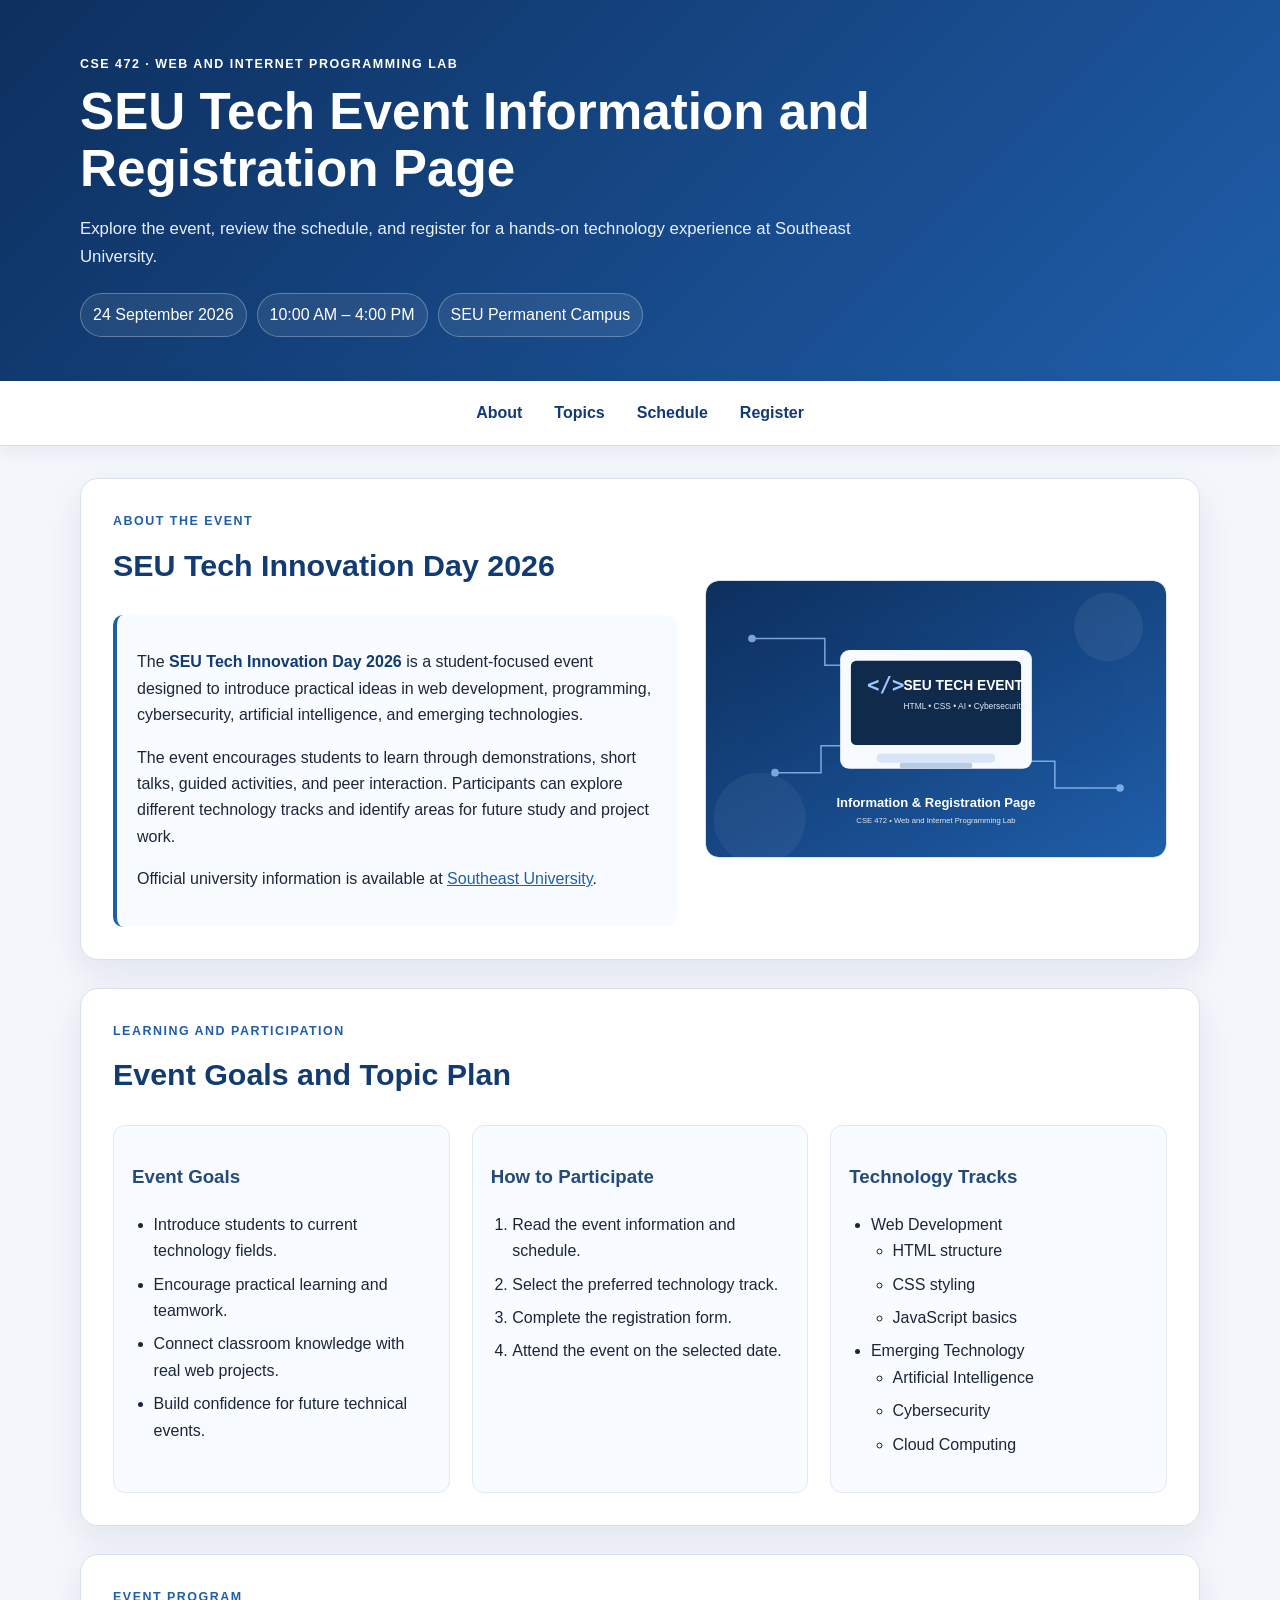
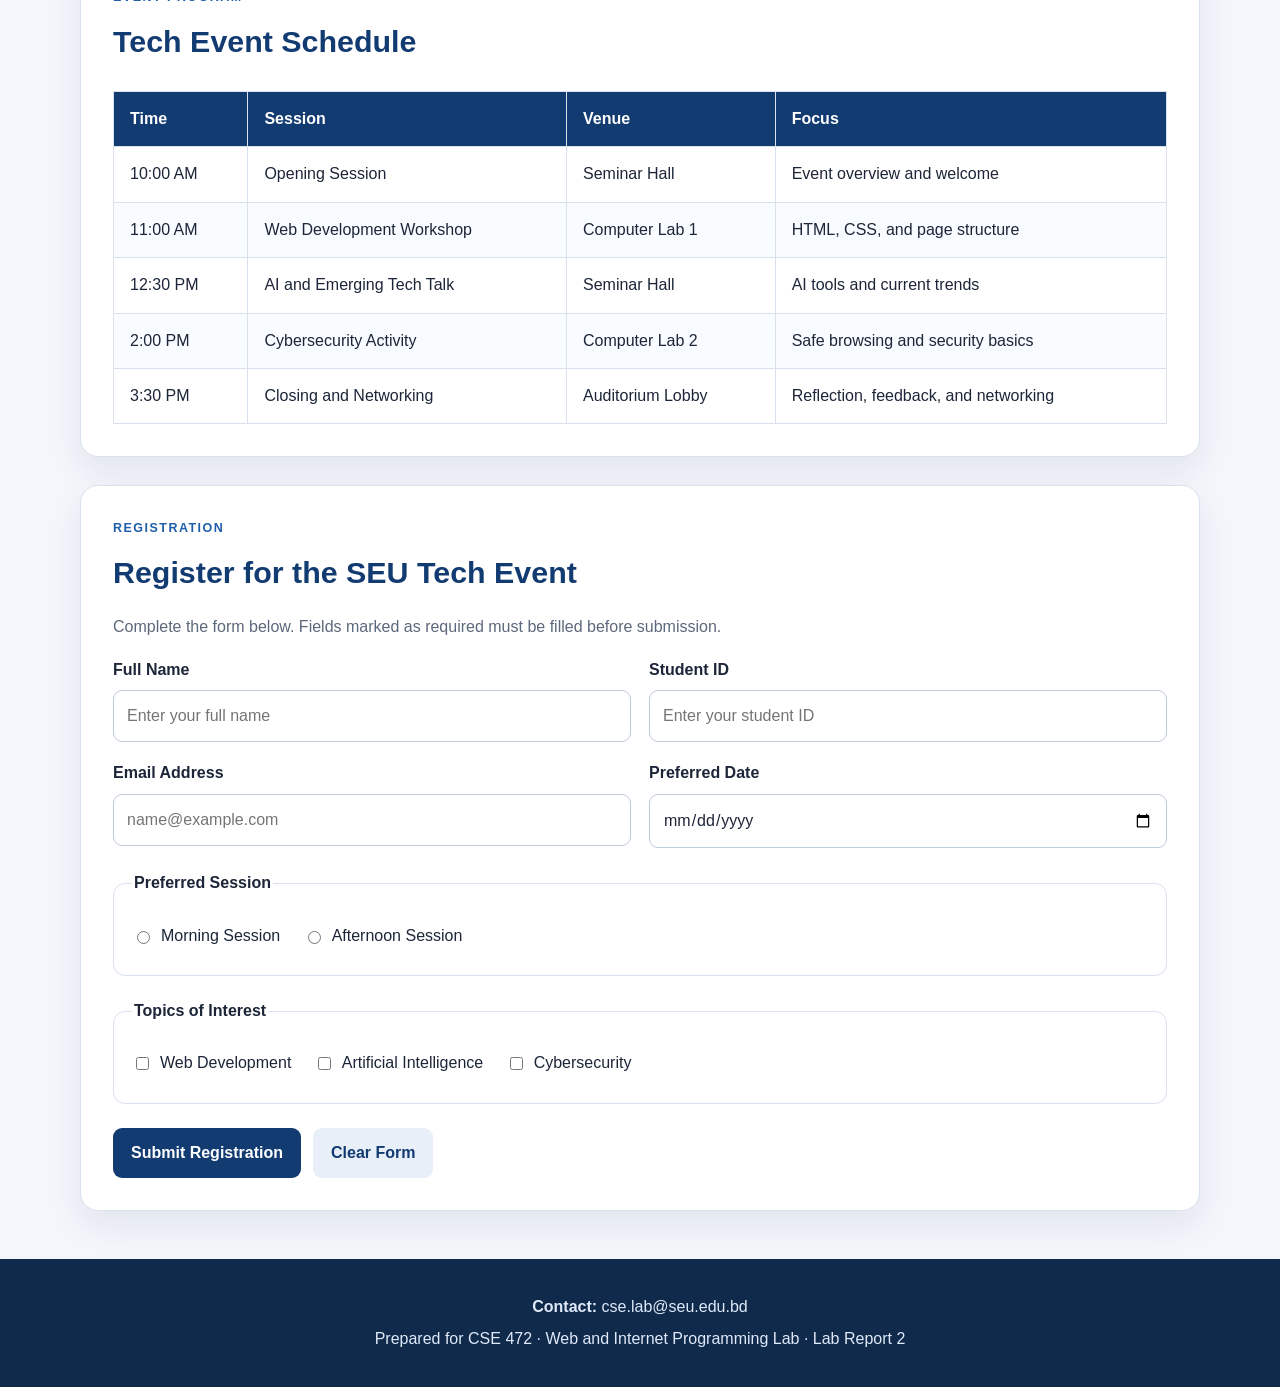
<file: labs/lab-02-html/index.html>
<!DOCTYPE html>
<html lang="en">
<head>
    <meta charset="UTF-8">
    <meta name="viewport" content="width=device-width, initial-scale=1.0">
    <meta name="description" content="SEU Tech Event Information and Registration Page for CSE 472 Lab Report 2">
    <title>SEU Tech Event Information and Registration Page</title>
    <link rel="stylesheet" href="style.css">
</head>
<body>
    <header class="site-header">
        <div class="header-inner">
            <p class="course-label">CSE 472 &middot; Web and Internet Programming Lab</p>
            <h1>SEU Tech Event Information and Registration Page</h1>
            <p class="tagline">Explore the event, review the schedule, and register for a hands-on technology experience at Southeast University.</p>
            <div class="event-meta" aria-label="Event summary">
                <span>24 September 2026</span>
                <span>10:00 AM &ndash; 4:00 PM</span>
                <span>SEU Permanent Campus</span>
            </div>
        </div>
    </header>

    <nav class="main-nav" aria-label="Primary navigation">
        <a href="#about">About</a>
        <a href="#topics">Topics</a>
        <a href="#schedule">Schedule</a>
        <a href="#register">Register</a>
    </nav>

    <main class="page-shell">
        <section id="about" class="card hero-section">
            <div class="hero-copy">
                <p class="eyebrow">About the event</p>
                <h2>SEU Tech Innovation Day 2026</h2>
                <div class="info-block">
                    <p>
                        The <span class="highlight">SEU Tech Innovation Day 2026</span> is a student-focused event designed to introduce practical ideas in web development, programming, cybersecurity, artificial intelligence, and emerging technologies.
                    </p>
                    <p>
                        The event encourages students to learn through demonstrations, short talks, guided activities, and peer interaction. Participants can explore different technology tracks and identify areas for future study and project work.
                    </p>
                    <p>
                        Official university information is available at
                        <a href="https://www.seu.edu.bd" target="_blank" rel="noopener noreferrer">Southeast University</a>.
                    </p>
                </div>
            </div>
            <div class="hero-media">
                <img src="images/tech-event-banner.svg" alt="SEU Tech Event banner with laptop, code symbols, and technology icons">
            </div>
        </section>

        <section id="topics" class="card">
            <p class="eyebrow">Learning and participation</p>
            <h2>Event Goals and Topic Plan</h2>
            <div class="three-column-grid">
                <article>
                    <h3>Event Goals</h3>
                    <ul>
                        <li>Introduce students to current technology fields.</li>
                        <li>Encourage practical learning and teamwork.</li>
                        <li>Connect classroom knowledge with real web projects.</li>
                        <li>Build confidence for future technical events.</li>
                    </ul>
                </article>

                <article>
                    <h3>How to Participate</h3>
                    <ol>
                        <li>Read the event information and schedule.</li>
                        <li>Select the preferred technology track.</li>
                        <li>Complete the registration form.</li>
                        <li>Attend the event on the selected date.</li>
                    </ol>
                </article>

                <article>
                    <h3>Technology Tracks</h3>
                    <ul>
                        <li>Web Development
                            <ul>
                                <li>HTML structure</li>
                                <li>CSS styling</li>
                                <li>JavaScript basics</li>
                            </ul>
                        </li>
                        <li>Emerging Technology
                            <ul>
                                <li>Artificial Intelligence</li>
                                <li>Cybersecurity</li>
                                <li>Cloud Computing</li>
                            </ul>
                        </li>
                    </ul>
                </article>
            </div>
        </section>

        <section id="schedule" class="card">
            <p class="eyebrow">Event program</p>
            <h2>Tech Event Schedule</h2>
            <div class="table-wrap">
                <table>
                    <thead>
                        <tr>
                            <th>Time</th>
                            <th>Session</th>
                            <th>Venue</th>
                            <th>Focus</th>
                        </tr>
                    </thead>
                    <tbody>
                        <tr>
                            <td>10:00 AM</td>
                            <td>Opening Session</td>
                            <td>Seminar Hall</td>
                            <td>Event overview and welcome</td>
                        </tr>
                        <tr>
                            <td>11:00 AM</td>
                            <td>Web Development Workshop</td>
                            <td>Computer Lab 1</td>
                            <td>HTML, CSS, and page structure</td>
                        </tr>
                        <tr>
                            <td>12:30 PM</td>
                            <td>AI and Emerging Tech Talk</td>
                            <td>Seminar Hall</td>
                            <td>AI tools and current trends</td>
                        </tr>
                        <tr>
                            <td>2:00 PM</td>
                            <td>Cybersecurity Activity</td>
                            <td>Computer Lab 2</td>
                            <td>Safe browsing and security basics</td>
                        </tr>
                        <tr>
                            <td>3:30 PM</td>
                            <td>Closing and Networking</td>
                            <td>Auditorium Lobby</td>
                            <td>Reflection, feedback, and networking</td>
                        </tr>
                    </tbody>
                </table>
            </div>
        </section>

        <section id="register" class="card registration-card">
            <p class="eyebrow">Registration</p>
            <h2>Register for the SEU Tech Event</h2>
            <p class="section-intro">Complete the form below. Fields marked as required must be filled before submission.</p>

            <form action="#" method="post">
                <div class="form-grid">
                    <div class="field-group">
                        <label for="fullname">Full Name</label>
                        <input type="text" id="fullname" name="fullname" placeholder="Enter your full name" required>
                    </div>

                    <div class="field-group">
                        <label for="studentid">Student ID</label>
                        <input type="text" id="studentid" name="studentid" placeholder="Enter your student ID" required>
                    </div>

                    <div class="field-group">
                        <label for="email">Email Address</label>
                        <input type="email" id="email" name="email" placeholder="name@example.com" required>
                    </div>

                    <div class="field-group">
                        <label for="preferred-date">Preferred Date</label>
                        <input type="date" id="preferred-date" name="preferred_date" required>
                    </div>
                </div>

                <fieldset>
                    <legend>Preferred Session</legend>
                    <label class="choice" for="morning">
                        <input type="radio" id="morning" name="session" value="Morning" required>
                        Morning Session
                    </label>
                    <label class="choice" for="afternoon">
                        <input type="radio" id="afternoon" name="session" value="Afternoon">
                        Afternoon Session
                    </label>
                </fieldset>

                <fieldset>
                    <legend>Topics of Interest</legend>
                    <label class="choice" for="web-track">
                        <input type="checkbox" id="web-track" name="interest" value="Web Development">
                        Web Development
                    </label>
                    <label class="choice" for="ai-track">
                        <input type="checkbox" id="ai-track" name="interest" value="Artificial Intelligence">
                        Artificial Intelligence
                    </label>
                    <label class="choice" for="security-track">
                        <input type="checkbox" id="security-track" name="interest" value="Cybersecurity">
                        Cybersecurity
                    </label>
                </fieldset>

                <div class="form-actions">
                    <button type="submit">Submit Registration</button>
                    <button type="reset" class="secondary-button">Clear Form</button>
                </div>
            </form>
        </section>
    </main>

    <footer class="site-footer">
        <p><strong>Contact:</strong> cse.lab@seu.edu.bd</p>
        <p>Prepared for CSE 472 &middot; Web and Internet Programming Lab &middot; Lab Report 2</p>
    </footer>
</body>
</html>
</file>
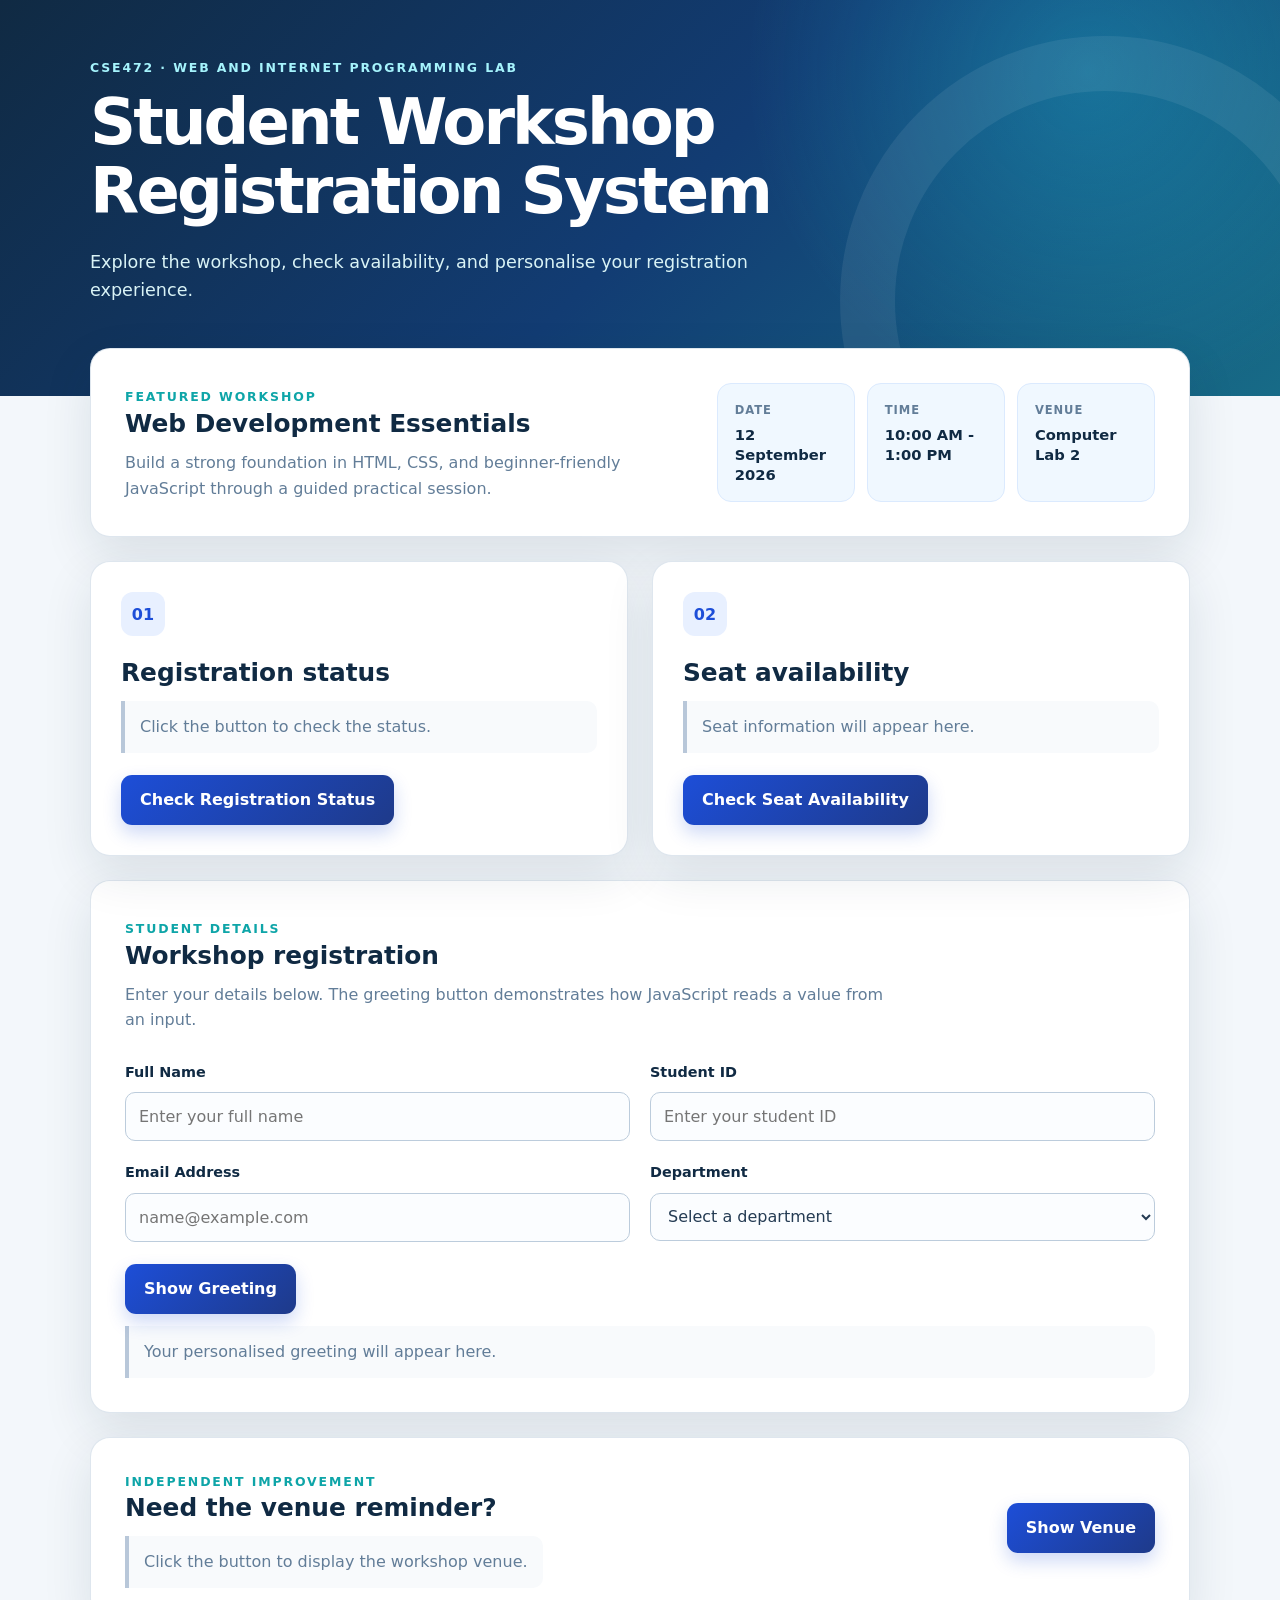
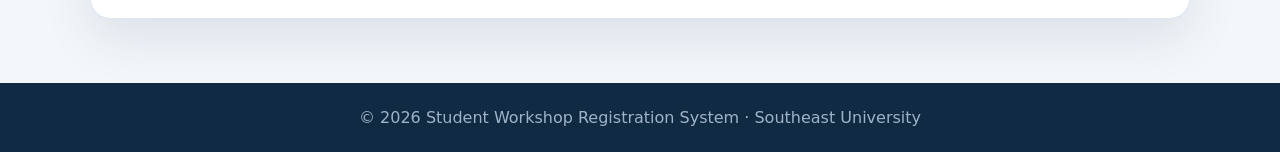
<file: labs/lab-03-javascript/index.html>
<!DOCTYPE html>
<html lang="en">
<head>
    <meta charset="UTF-8">
    <meta name="viewport" content="width=device-width, initial-scale=1.0">
    <meta name="description" content="Student Workshop Registration System for CSE472 Lab 03">
    <title>Student Workshop Registration System | CSE472 Lab 03</title>
    <link rel="stylesheet" href="css/style.css">
</head>
<body>
    <header class="site-header">
        <div class="header-content">
            <p class="course-label">CSE472 &middot; Web and Internet Programming Lab</p>
            <h1>Student Workshop Registration System</h1>
            <p class="header-copy">Explore the workshop, check availability, and personalise your registration experience.</p>
        </div>
    </header>

    <main class="page-shell">
        <section class="hero-card" aria-labelledby="workshopTitle">
            <div>
                <span class="eyebrow">Featured workshop</span>
                <h2 id="workshopTitle">Web Development Essentials</h2>
                <p>Build a strong foundation in HTML, CSS, and beginner-friendly JavaScript through a guided practical session.</p>
            </div>

            <dl class="workshop-meta">
                <div>
                    <dt>Date</dt>
                    <dd>12 September 2026</dd>
                </div>
                <div>
                    <dt>Time</dt>
                    <dd>10:00 AM - 1:00 PM</dd>
                </div>
                <div>
                    <dt>Venue</dt>
                    <dd>Computer Lab 2</dd>
                </div>
            </dl>
        </section>

        <section class="interaction-grid" aria-label="Workshop availability">
            <article class="action-card">
                <div class="number-badge">01</div>
                <h2>Registration status</h2>
                <p id="registrationStatus" class="result-message" aria-live="polite">Click the button to check the status.</p>
                <button type="button" onclick="checkRegistration()">Check Registration Status</button>
            </article>

            <article class="action-card">
                <div class="number-badge">02</div>
                <h2>Seat availability</h2>
                <p id="seatMessage" class="result-message" aria-live="polite">Seat information will appear here.</p>
                <button type="button" onclick="checkSeats()">Check Seat Availability</button>
            </article>
        </section>

        <section class="registration-card" aria-labelledby="registrationHeading">
            <div class="section-heading">
                <span class="eyebrow">Student details</span>
                <h2 id="registrationHeading">Workshop registration</h2>
                <p>Enter your details below. The greeting button demonstrates how JavaScript reads a value from an input.</p>
            </div>

            <form action="#">
                <div class="form-grid">
                    <div class="form-field">
                        <label for="studentName">Full Name</label>
                        <input type="text" id="studentName" name="studentName" placeholder="Enter your full name" required>
                    </div>

                    <div class="form-field">
                        <label for="studentId">Student ID</label>
                        <input type="text" id="studentId" name="studentId" placeholder="Enter your student ID" required>
                    </div>

                    <div class="form-field">
                        <label for="studentEmail">Email Address</label>
                        <input type="email" id="studentEmail" name="studentEmail" placeholder="name@example.com" required>
                    </div>

                    <div class="form-field">
                        <label for="department">Department</label>
                        <select id="department" name="department" required>
                            <option value="">Select a department</option>
                            <option value="CSE">Computer Science and Engineering</option>
                            <option value="EEE">Electrical and Electronic Engineering</option>
                            <option value="BBA">Business Administration</option>
                        </select>
                    </div>
                </div>

                <div class="button-row">
                    <button type="button" onclick="showGreeting()">Show Greeting</button>
                </div>
                <p id="greetingMessage" class="result-message wide" aria-live="polite">Your personalised greeting will appear here.</p>
            </form>
        </section>

        <section class="independent-card" aria-labelledby="extraFeatureHeading">
            <div>
                <span class="eyebrow">Independent improvement</span>
                <h2 id="extraFeatureHeading">Need the venue reminder?</h2>
                <p id="venueMessage" class="result-message" aria-live="polite">Click the button to display the workshop venue.</p>
            </div>
            <button type="button" onclick="showVenue()">Show Venue</button>
        </section>
    </main>

    <footer>
        <p>&copy; 2026 Student Workshop Registration System &middot; Southeast University</p>
    </footer>

    <script src="js/script.js"></script>
</body>
</html>
</file>
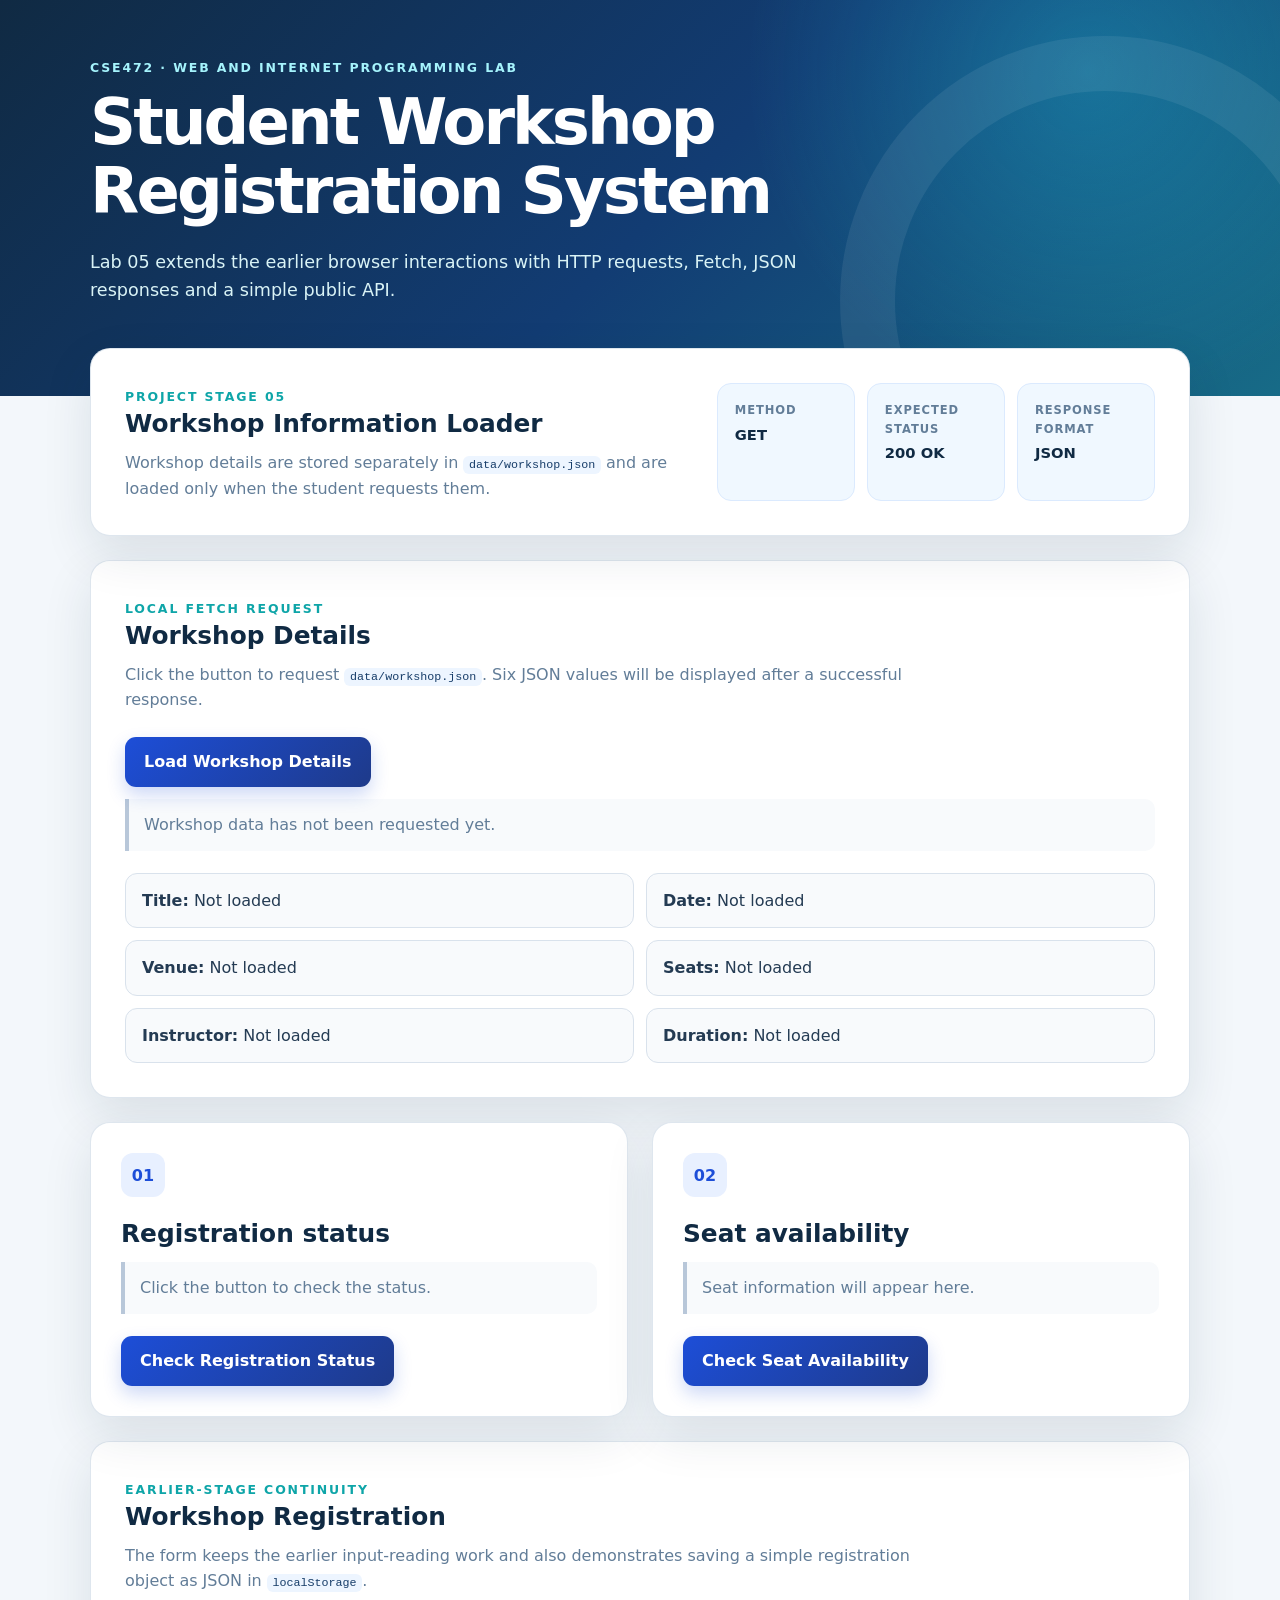
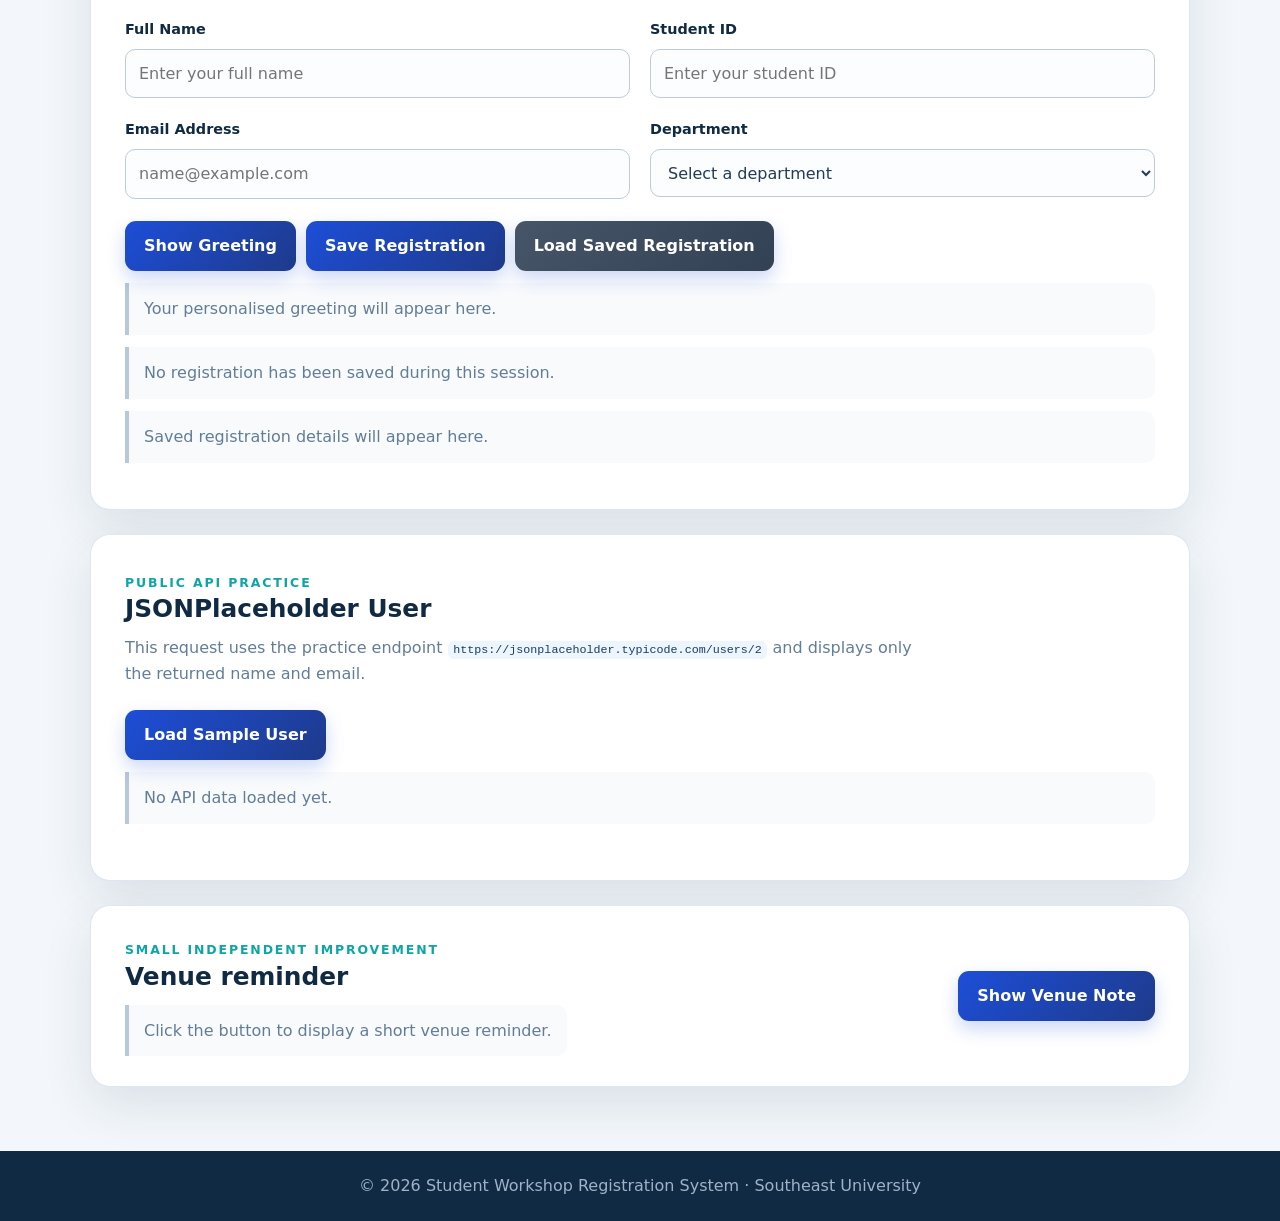
<file: labs/lab-05-fetch-api/index.html>
<!DOCTYPE html>
<html lang="en">
<head>
    <meta charset="UTF-8">
    <meta name="viewport" content="width=device-width, initial-scale=1.0">
    <meta name="description" content="CSE472 Lab 05 - Student Workshop Registration System using Fetch and a simple public API">
    <title>Student Workshop Registration System | CSE472 Lab 05</title>
    <link rel="stylesheet" href="css/style.css">
</head>
<body>
    <header class="site-header">
        <div class="header-content">
            <p class="course-label">CSE472 &middot; Web and Internet Programming Lab</p>
            <h1>Student Workshop Registration System</h1>
            <p class="header-copy">Lab 05 extends the earlier browser interactions with HTTP requests, Fetch, JSON responses and a simple public API.</p>
        </div>
    </header>

    <main class="page-shell">
        <section class="hero-card" aria-labelledby="heroWorkshopTitle">
            <div>
                <span class="eyebrow">Project stage 05</span>
                <h2 id="heroWorkshopTitle">Workshop Information Loader</h2>
                <p>Workshop details are stored separately in <code>data/workshop.json</code> and are loaded only when the student requests them.</p>
            </div>

            <dl class="workshop-meta">
                <div>
                    <dt>Method</dt>
                    <dd>GET</dd>
                </div>
                <div>
                    <dt>Expected status</dt>
                    <dd>200 OK</dd>
                </div>
                <div>
                    <dt>Response format</dt>
                    <dd>JSON</dd>
                </div>
            </dl>
        </section>

        <section class="fetch-card" aria-labelledby="fetchHeading">
            <div class="section-heading">
                <span class="eyebrow">Local Fetch request</span>
                <h2 id="fetchHeading">Workshop Details</h2>
                <p>Click the button to request <code>data/workshop.json</code>. Six JSON values will be displayed after a successful response.</p>
            </div>

            <button type="button" onclick="loadWorkshop()">Load Workshop Details</button>
            <p id="loadMessage" class="result-message" aria-live="polite">Workshop data has not been requested yet.</p>

            <div class="details-grid">
                <p><strong>Title:</strong> <span id="workshopTitle">Not loaded</span></p>
                <p><strong>Date:</strong> <span id="workshopDate">Not loaded</span></p>
                <p><strong>Venue:</strong> <span id="workshopVenue">Not loaded</span></p>
                <p><strong>Seats:</strong> <span id="workshopSeats">Not loaded</span></p>
                <p><strong>Instructor:</strong> <span id="workshopInstructor">Not loaded</span></p>
                <p><strong>Duration:</strong> <span id="workshopDuration">Not loaded</span></p>
            </div>
        </section>

        <section class="interaction-grid" aria-label="Earlier JavaScript interactions">
            <article class="action-card">
                <div class="number-badge">01</div>
                <h2>Registration status</h2>
                <p id="registrationStatus" class="result-message" aria-live="polite">Click the button to check the status.</p>
                <button type="button" onclick="checkRegistration()">Check Registration Status</button>
            </article>

            <article class="action-card">
                <div class="number-badge">02</div>
                <h2>Seat availability</h2>
                <p id="seatMessage" class="result-message" aria-live="polite">Seat information will appear here.</p>
                <button type="button" onclick="checkSeats()">Check Seat Availability</button>
            </article>
        </section>

        <section class="registration-card" aria-labelledby="registrationHeading">
            <div class="section-heading">
                <span class="eyebrow">Earlier-stage continuity</span>
                <h2 id="registrationHeading">Workshop Registration</h2>
                <p>The form keeps the earlier input-reading work and also demonstrates saving a simple registration object as JSON in <code>localStorage</code>.</p>
            </div>

            <form action="#" onsubmit="return false;">
                <div class="form-grid">
                    <div class="form-field">
                        <label for="studentName">Full Name</label>
                        <input type="text" id="studentName" name="studentName" placeholder="Enter your full name" required>
                    </div>

                    <div class="form-field">
                        <label for="studentId">Student ID</label>
                        <input type="text" id="studentId" name="studentId" placeholder="Enter your student ID" required>
                    </div>

                    <div class="form-field">
                        <label for="studentEmail">Email Address</label>
                        <input type="email" id="studentEmail" name="studentEmail" placeholder="name@example.com" required>
                    </div>

                    <div class="form-field">
                        <label for="department">Department</label>
                        <select id="department" name="department" required>
                            <option value="">Select a department</option>
                            <option value="CSE">Computer Science and Engineering</option>
                            <option value="EEE">Electrical and Electronic Engineering</option>
                            <option value="BBA">Business Administration</option>
                        </select>
                    </div>
                </div>

                <div class="button-row">
                    <button type="button" onclick="showGreeting()">Show Greeting</button>
                    <button type="button" onclick="saveRegistration()">Save Registration</button>
                    <button type="button" class="secondary-button" onclick="loadSavedRegistration()">Load Saved Registration</button>
                </div>
                <p id="greetingMessage" class="result-message wide" aria-live="polite">Your personalised greeting will appear here.</p>
                <p id="saveMessage" class="result-message wide" aria-live="polite">No registration has been saved during this session.</p>
                <p id="savedRegistration" class="result-message wide" aria-live="polite">Saved registration details will appear here.</p>
            </form>
        </section>

        <section class="api-card" aria-labelledby="apiHeading">
            <div class="section-heading">
                <span class="eyebrow">Public API practice</span>
                <h2 id="apiHeading">JSONPlaceholder User</h2>
                <p>This request uses the practice endpoint <code>https://jsonplaceholder.typicode.com/users/2</code> and displays only the returned name and email.</p>
            </div>
            <button type="button" onclick="loadSampleUser()">Load Sample User</button>
            <p id="apiUser" class="result-message" aria-live="polite">No API data loaded yet.</p>
        </section>

        <section class="independent-card" aria-labelledby="extraFeatureHeading">
            <div>
                <span class="eyebrow">Small independent improvement</span>
                <h2 id="extraFeatureHeading">Venue reminder</h2>
                <p id="venueMessage" class="result-message" aria-live="polite">Click the button to display a short venue reminder.</p>
            </div>
            <button type="button" onclick="showVenue()">Show Venue Note</button>
        </section>
    </main>

    <footer>
        <p>&copy; 2026 Student Workshop Registration System &middot; Southeast University</p>
    </footer>

    <script src="js/script.js"></script>
</body>
</html>
</file>
<file: labs/lab-02-html/style.css>
:root {
    --page-bg: #f3f6fb;
    --surface: #ffffff;
    --text: #1c2638;
    --muted: #5c687b;
    --border: #d9e1ec;
    --brand: #123b72;
    --brand-2: #1f5eaa;
    --accent-soft: #eaf2ff;
    --shadow: 0 14px 34px rgba(21, 42, 76, 0.08);
    --radius: 18px;
}

* {
    box-sizing: border-box;
}

html {
    scroll-behavior: smooth;
}

body {
    margin: 0;
    font-family: Arial, Helvetica, sans-serif;
    color: var(--text);
    background: var(--page-bg);
    line-height: 1.65;
}

a {
    color: var(--brand-2);
}

a:hover,
a:focus {
    text-decoration-thickness: 2px;
}

.site-header {
    background: linear-gradient(135deg, #0d2f5e, #1f5eaa);
    color: #ffffff;
    padding: 54px 24px 44px;
}

.header-inner {
    width: min(1120px, 100%);
    margin: 0 auto;
}

.course-label,
.eyebrow {
    margin: 0 0 8px;
    font-size: 0.78rem;
    font-weight: 700;
    letter-spacing: 0.12em;
    text-transform: uppercase;
}

.site-header h1 {
    max-width: 820px;
    margin: 0;
    font-size: clamp(2rem, 4vw, 3.5rem);
    line-height: 1.12;
}

.tagline {
    max-width: 800px;
    margin: 18px 0 22px;
    color: #e8f0ff;
    font-size: 1.05rem;
}

.event-meta {
    display: flex;
    flex-wrap: wrap;
    gap: 10px;
}

.event-meta span {
    padding: 8px 12px;
    border: 1px solid rgba(255, 255, 255, 0.28);
    border-radius: 999px;
    background: rgba(255, 255, 255, 0.08);
}

.main-nav {
    position: sticky;
    top: 0;
    z-index: 10;
    display: flex;
    justify-content: center;
    flex-wrap: wrap;
    gap: 8px;
    padding: 12px 18px;
    background: rgba(255, 255, 255, 0.97);
    border-bottom: 1px solid var(--border);
    box-shadow: 0 6px 18px rgba(21, 42, 76, 0.06);
}

.main-nav a {
    padding: 7px 12px;
    color: var(--brand);
    font-weight: 700;
    text-decoration: none;
    border-radius: 8px;
}

.main-nav a:hover,
.main-nav a:focus {
    background: var(--accent-soft);
}

.page-shell {
    width: min(1120px, calc(100% - 32px));
    margin: 32px auto 48px;
}

.card {
    margin-bottom: 28px;
    padding: 32px;
    background: var(--surface);
    border: 1px solid var(--border);
    border-radius: var(--radius);
    box-shadow: var(--shadow);
}

.card h2 {
    margin-top: 0;
    color: var(--brand);
    font-size: 1.9rem;
}

.card h3 {
    color: #244a77;
}

.eyebrow {
    color: var(--brand-2);
}

.hero-section {
    display: grid;
    grid-template-columns: 1.1fr 0.9fr;
    gap: 28px;
    align-items: center;
}

.info-block {
    padding: 18px 20px;
    border-left: 4px solid var(--brand-2);
    background: #f8fbff;
    border-radius: 10px;
}

.highlight {
    font-weight: 700;
    color: var(--brand);
}

.hero-media img {
    display: block;
    width: 100%;
    height: auto;
    border-radius: 14px;
    border: 1px solid var(--border);
}

.three-column-grid {
    display: grid;
    grid-template-columns: repeat(3, 1fr);
    gap: 22px;
}

.three-column-grid article {
    padding: 18px;
    background: #f8fbff;
    border: 1px solid #e2e9f3;
    border-radius: 12px;
}

ul,
ol {
    padding-left: 1.35rem;
}

li + li {
    margin-top: 7px;
}

.table-wrap {
    overflow-x: auto;
}

table {
    width: 100%;
    border-collapse: collapse;
    min-width: 720px;
}

th,
td {
    padding: 14px 16px;
    text-align: left;
    border: 1px solid var(--border);
}

th {
    color: #ffffff;
    background: var(--brand);
}

tbody tr:nth-child(even) {
    background: #f8fbff;
}

.section-intro {
    margin-top: -8px;
    color: var(--muted);
}

.form-grid {
    display: grid;
    grid-template-columns: repeat(2, 1fr);
    gap: 18px;
}

.field-group {
    display: flex;
    flex-direction: column;
    gap: 7px;
}

label,
legend {
    font-weight: 700;
}

input[type="text"],
input[type="email"],
input[type="date"] {
    width: 100%;
    padding: 12px 13px;
    color: var(--text);
    background: #ffffff;
    border: 1px solid #bfcada;
    border-radius: 9px;
    font: inherit;
}

input:focus {
    outline: 3px solid rgba(31, 94, 170, 0.16);
    border-color: var(--brand-2);
}

fieldset {
    margin: 22px 0 0;
    padding: 18px;
    border: 1px solid var(--border);
    border-radius: 12px;
}

.choice {
    display: inline-flex;
    align-items: center;
    gap: 8px;
    margin: 8px 18px 8px 0;
    font-weight: 500;
}

.form-actions {
    display: flex;
    flex-wrap: wrap;
    gap: 12px;
    margin-top: 24px;
}

button {
    padding: 12px 18px;
    border: 0;
    border-radius: 9px;
    background: var(--brand);
    color: #ffffff;
    font: inherit;
    font-weight: 700;
    cursor: pointer;
}

button:hover,
button:focus {
    background: #0b2c58;
}

.secondary-button {
    color: var(--brand);
    background: #e8eff8;
}

.secondary-button:hover,
.secondary-button:focus {
    background: #dbe7f5;
}

.site-footer {
    padding: 30px 24px;
    text-align: center;
    color: #dfe9f9;
    background: #102a4b;
}

.site-footer p {
    margin: 5px 0;
}

@media (max-width: 860px) {
    .hero-section,
    .three-column-grid,
    .form-grid {
        grid-template-columns: 1fr;
    }

    .main-nav {
        position: static;
    }
}

@media (max-width: 540px) {
    .site-header {
        padding-top: 38px;
    }

    .card {
        padding: 22px;
    }

    .page-shell {
        width: min(100% - 20px, 1120px);
    }
}
</file>
<file: labs/lab-03-javascript/css/style.css>
:root {
    --navy: #102a43;
    --blue: #1d4ed8;
    --blue-dark: #1e3a8a;
    --cyan: #0ea5a8;
    --ink: #243b53;
    --muted: #627d98;
    --line: #d9e2ec;
    --surface: #ffffff;
    --background: #f3f7fb;
    --success: #087f5b;
    --shadow: 0 18px 50px rgba(16, 42, 67, 0.11);
}

* {
    box-sizing: border-box;
}

html {
    scroll-behavior: smooth;
}

body {
    margin: 0;
    color: var(--ink);
    background: var(--background);
    font-family: Inter, ui-sans-serif, system-ui, -apple-system, BlinkMacSystemFont, "Segoe UI", sans-serif;
    line-height: 1.6;
}

.site-header {
    position: relative;
    overflow: hidden;
    padding: 58px 24px 92px;
    color: #ffffff;
    background:
        radial-gradient(circle at 85% 18%, rgba(34, 211, 238, 0.28), transparent 30%),
        linear-gradient(135deg, #102a43 0%, #123c73 52%, #176b87 100%);
}

.site-header::after {
    position: absolute;
    right: -90px;
    bottom: -170px;
    width: 420px;
    height: 420px;
    border: 55px solid rgba(255, 255, 255, 0.07);
    border-radius: 50%;
    content: "";
}

.header-content {
    position: relative;
    z-index: 1;
    width: min(1100px, 100%);
    margin: 0 auto;
}

.course-label,
.eyebrow {
    margin: 0 0 10px;
    color: #a5f3fc;
    font-size: 0.78rem;
    font-weight: 800;
    letter-spacing: 0.15em;
    text-transform: uppercase;
}

.site-header h1 {
    max-width: 800px;
    margin: 0;
    font-size: clamp(2.2rem, 5vw, 4.4rem);
    line-height: 1.08;
    letter-spacing: -0.045em;
}

.header-copy {
    max-width: 700px;
    margin: 22px 0 0;
    color: #d9f3f6;
    font-size: 1.1rem;
}

.page-shell {
    width: min(1100px, calc(100% - 32px));
    margin: -48px auto 64px;
}

.hero-card,
.action-card,
.registration-card,
.independent-card {
    background: var(--surface);
    border: 1px solid rgba(217, 226, 236, 0.85);
    border-radius: 20px;
    box-shadow: var(--shadow);
}

.hero-card {
    position: relative;
    display: grid;
    grid-template-columns: 1.25fr 1fr;
    gap: 44px;
    padding: 34px;
}

.eyebrow {
    color: var(--cyan);
}

h2 {
    margin: 0 0 10px;
    color: var(--navy);
    font-size: 1.55rem;
    line-height: 1.25;
}

.hero-card p,
.section-heading p {
    margin: 0;
    color: var(--muted);
}

.workshop-meta {
    display: grid;
    grid-template-columns: repeat(3, 1fr);
    gap: 12px;
    margin: 0;
}

.workshop-meta div {
    padding: 17px;
    background: #f0f8ff;
    border: 1px solid #dbeafe;
    border-radius: 14px;
}

.workshop-meta dt {
    color: var(--muted);
    font-size: 0.72rem;
    font-weight: 800;
    letter-spacing: 0.08em;
    text-transform: uppercase;
}

.workshop-meta dd {
    margin: 5px 0 0;
    color: var(--navy);
    font-size: 0.92rem;
    font-weight: 750;
    line-height: 1.35;
}

.interaction-grid {
    display: grid;
    grid-template-columns: repeat(2, 1fr);
    gap: 24px;
    margin-top: 24px;
}

.action-card {
    position: relative;
    padding: 30px;
}

.number-badge {
    display: grid;
    width: 44px;
    height: 44px;
    margin-bottom: 22px;
    color: var(--blue);
    background: #e8f0ff;
    border-radius: 12px;
    font-weight: 850;
    place-items: center;
}

.result-message {
    min-height: 52px;
    margin: 12px 0 22px;
    padding: 13px 15px;
    color: var(--muted);
    background: #f8fafc;
    border-left: 4px solid #b8c7d9;
    border-radius: 0 10px 10px 0;
}

button {
    min-height: 46px;
    padding: 12px 19px;
    color: #ffffff;
    background: linear-gradient(135deg, var(--blue), var(--blue-dark));
    border: 0;
    border-radius: 11px;
    box-shadow: 0 8px 18px rgba(29, 78, 216, 0.22);
    cursor: pointer;
    font: inherit;
    font-weight: 750;
    transition: transform 160ms ease, box-shadow 160ms ease;
}

button:hover {
    box-shadow: 0 11px 24px rgba(29, 78, 216, 0.3);
    transform: translateY(-2px);
}

button:focus-visible,
input:focus,
select:focus {
    outline: 3px solid rgba(14, 165, 168, 0.28);
    outline-offset: 2px;
}

.registration-card {
    margin-top: 24px;
    padding: 34px;
}

.section-heading {
    max-width: 760px;
    margin-bottom: 28px;
}

.form-grid {
    display: grid;
    grid-template-columns: repeat(2, 1fr);
    gap: 20px;
}

.form-field {
    display: flex;
    flex-direction: column;
    gap: 8px;
}

label {
    color: var(--navy);
    font-size: 0.9rem;
    font-weight: 750;
}

input,
select {
    width: 100%;
    min-height: 48px;
    padding: 11px 13px;
    color: var(--ink);
    background: #fbfdff;
    border: 1px solid #bcccdc;
    border-radius: 10px;
    font: inherit;
}

.button-row {
    margin-top: 22px;
}

.result-message.wide {
    margin-bottom: 0;
}

.independent-card {
    display: flex;
    align-items: center;
    justify-content: space-between;
    gap: 32px;
    margin-top: 24px;
    padding: 30px 34px;
}

.independent-card .result-message {
    min-height: auto;
    margin-bottom: 0;
}

footer {
    padding: 22px;
    color: #9fb3c8;
    background: var(--navy);
    text-align: center;
}

footer p {
    margin: 0;
}

@media (max-width: 820px) {
    .hero-card,
    .interaction-grid,
    .form-grid {
        grid-template-columns: 1fr;
    }

    .workshop-meta {
        grid-template-columns: 1fr;
    }

    .independent-card {
        align-items: flex-start;
        flex-direction: column;
    }
}

@media (max-width: 520px) {
    .site-header {
        padding: 42px 18px 80px;
    }

    .page-shell {
        width: min(100% - 20px, 1100px);
    }

    .hero-card,
    .action-card,
    .registration-card,
    .independent-card {
        padding: 23px;
        border-radius: 16px;
    }
}
</file>
<file: labs/lab-05-fetch-api/css/style.css>
:root {
    --navy: #102a43;
    --blue: #1d4ed8;
    --blue-dark: #1e3a8a;
    --cyan: #0ea5a8;
    --ink: #243b53;
    --muted: #627d98;
    --line: #d9e2ec;
    --surface: #ffffff;
    --background: #f3f7fb;
    --success: #087f5b;
    --shadow: 0 18px 50px rgba(16, 42, 67, 0.11);
}

* { box-sizing: border-box; }
html { scroll-behavior: smooth; }

body {
    margin: 0;
    color: var(--ink);
    background: var(--background);
    font-family: Inter, ui-sans-serif, system-ui, -apple-system, BlinkMacSystemFont, "Segoe UI", sans-serif;
    line-height: 1.6;
}

code {
    padding: 0.12rem 0.35rem;
    color: #173d69;
    background: #edf5ff;
    border-radius: 6px;
    font-size: 0.9em;
}

.site-header {
    position: relative;
    overflow: hidden;
    padding: 58px 24px 92px;
    color: #ffffff;
    background:
        radial-gradient(circle at 85% 18%, rgba(34, 211, 238, 0.28), transparent 30%),
        linear-gradient(135deg, #102a43 0%, #123c73 52%, #176b87 100%);
}

.site-header::after {
    position: absolute;
    right: -90px;
    bottom: -170px;
    width: 420px;
    height: 420px;
    border: 55px solid rgba(255, 255, 255, 0.07);
    border-radius: 50%;
    content: "";
}

.header-content {
    position: relative;
    z-index: 1;
    width: min(1100px, 100%);
    margin: 0 auto;
}

.course-label,
.eyebrow {
    margin: 0 0 10px;
    color: #a5f3fc;
    font-size: 0.78rem;
    font-weight: 800;
    letter-spacing: 0.15em;
    text-transform: uppercase;
}

.site-header h1 {
    max-width: 800px;
    margin: 0;
    font-size: clamp(2.2rem, 5vw, 4.4rem);
    line-height: 1.08;
    letter-spacing: -0.045em;
}

.header-copy {
    max-width: 760px;
    margin: 22px 0 0;
    color: #d9f3f6;
    font-size: 1.1rem;
}

.page-shell {
    width: min(1100px, calc(100% - 32px));
    margin: -48px auto 64px;
}

.hero-card,
.action-card,
.registration-card,
.independent-card,
.fetch-card,
.api-card {
    background: var(--surface);
    border: 1px solid rgba(217, 226, 236, 0.85);
    border-radius: 20px;
    box-shadow: var(--shadow);
}

.hero-card {
    position: relative;
    display: grid;
    grid-template-columns: 1.25fr 1fr;
    gap: 44px;
    padding: 34px;
}

.eyebrow { color: var(--cyan); }

h2 {
    margin: 0 0 10px;
    color: var(--navy);
    font-size: 1.55rem;
    line-height: 1.25;
}

.hero-card p,
.section-heading p { margin: 0; color: var(--muted); }

.workshop-meta {
    display: grid;
    grid-template-columns: repeat(3, 1fr);
    gap: 12px;
    margin: 0;
}

.workshop-meta div {
    padding: 17px;
    background: #f0f8ff;
    border: 1px solid #dbeafe;
    border-radius: 14px;
}

.workshop-meta dt {
    color: var(--muted);
    font-size: 0.72rem;
    font-weight: 800;
    letter-spacing: 0.08em;
    text-transform: uppercase;
}

.workshop-meta dd {
    margin: 5px 0 0;
    color: var(--navy);
    font-size: 0.92rem;
    font-weight: 750;
    line-height: 1.35;
}

.fetch-card,
.api-card,
.registration-card {
    margin-top: 24px;
    padding: 34px;
}

.section-heading {
    max-width: 790px;
    margin-bottom: 24px;
}

.details-grid {
    display: grid;
    grid-template-columns: repeat(2, 1fr);
    gap: 12px;
    margin-top: 18px;
}

.details-grid p {
    margin: 0;
    padding: 14px 16px;
    background: #f8fafc;
    border: 1px solid var(--line);
    border-radius: 12px;
}

.interaction-grid {
    display: grid;
    grid-template-columns: repeat(2, 1fr);
    gap: 24px;
    margin-top: 24px;
}

.action-card { position: relative; padding: 30px; }

.number-badge {
    display: grid;
    width: 44px;
    height: 44px;
    margin-bottom: 22px;
    color: var(--blue);
    background: #e8f0ff;
    border-radius: 12px;
    font-weight: 850;
    place-items: center;
}

.result-message {
    min-height: 52px;
    margin: 12px 0 22px;
    padding: 13px 15px;
    color: var(--muted);
    background: #f8fafc;
    border-left: 4px solid #b8c7d9;
    border-radius: 0 10px 10px 0;
}

button {
    min-height: 46px;
    padding: 12px 19px;
    color: #ffffff;
    background: linear-gradient(135deg, var(--blue), var(--blue-dark));
    border: 0;
    border-radius: 11px;
    box-shadow: 0 8px 18px rgba(29, 78, 216, 0.22);
    cursor: pointer;
    font: inherit;
    font-weight: 750;
    transition: transform 160ms ease, box-shadow 160ms ease;
}

button:hover {
    box-shadow: 0 11px 24px rgba(29, 78, 216, 0.3);
    transform: translateY(-2px);
}

.secondary-button { background: linear-gradient(135deg, #475569, #334155); }

button:focus-visible,
input:focus,
select:focus {
    outline: 3px solid rgba(14, 165, 168, 0.28);
    outline-offset: 2px;
}

.form-grid {
    display: grid;
    grid-template-columns: repeat(2, 1fr);
    gap: 20px;
}

.form-field {
    display: flex;
    flex-direction: column;
    gap: 8px;
}

label {
    color: var(--navy);
    font-size: 0.9rem;
    font-weight: 750;
}

input,
select {
    width: 100%;
    min-height: 48px;
    padding: 11px 13px;
    color: var(--ink);
    background: #fbfdff;
    border: 1px solid #bcccdc;
    border-radius: 10px;
    font: inherit;
}

.button-row {
    display: flex;
    flex-wrap: wrap;
    gap: 10px;
    margin-top: 22px;
}

.result-message.wide { margin-bottom: 12px; }

.independent-card {
    display: flex;
    align-items: center;
    justify-content: space-between;
    gap: 32px;
    margin-top: 24px;
    padding: 30px 34px;
}

.independent-card .result-message { min-height: auto; margin-bottom: 0; }

footer {
    padding: 22px;
    color: #9fb3c8;
    background: var(--navy);
    text-align: center;
}

footer p { margin: 0; }

@media (max-width: 820px) {
    .hero-card,
    .interaction-grid,
    .form-grid,
    .details-grid { grid-template-columns: 1fr; }
    .workshop-meta { grid-template-columns: 1fr; }
    .independent-card { align-items: flex-start; flex-direction: column; }
}

@media (max-width: 520px) {
    .site-header { padding: 42px 18px 80px; }
    .page-shell { width: min(100% - 20px, 1100px); }
    .hero-card,
    .action-card,
    .registration-card,
    .independent-card,
    .fetch-card,
    .api-card { padding: 23px; border-radius: 16px; }
}
</file>
